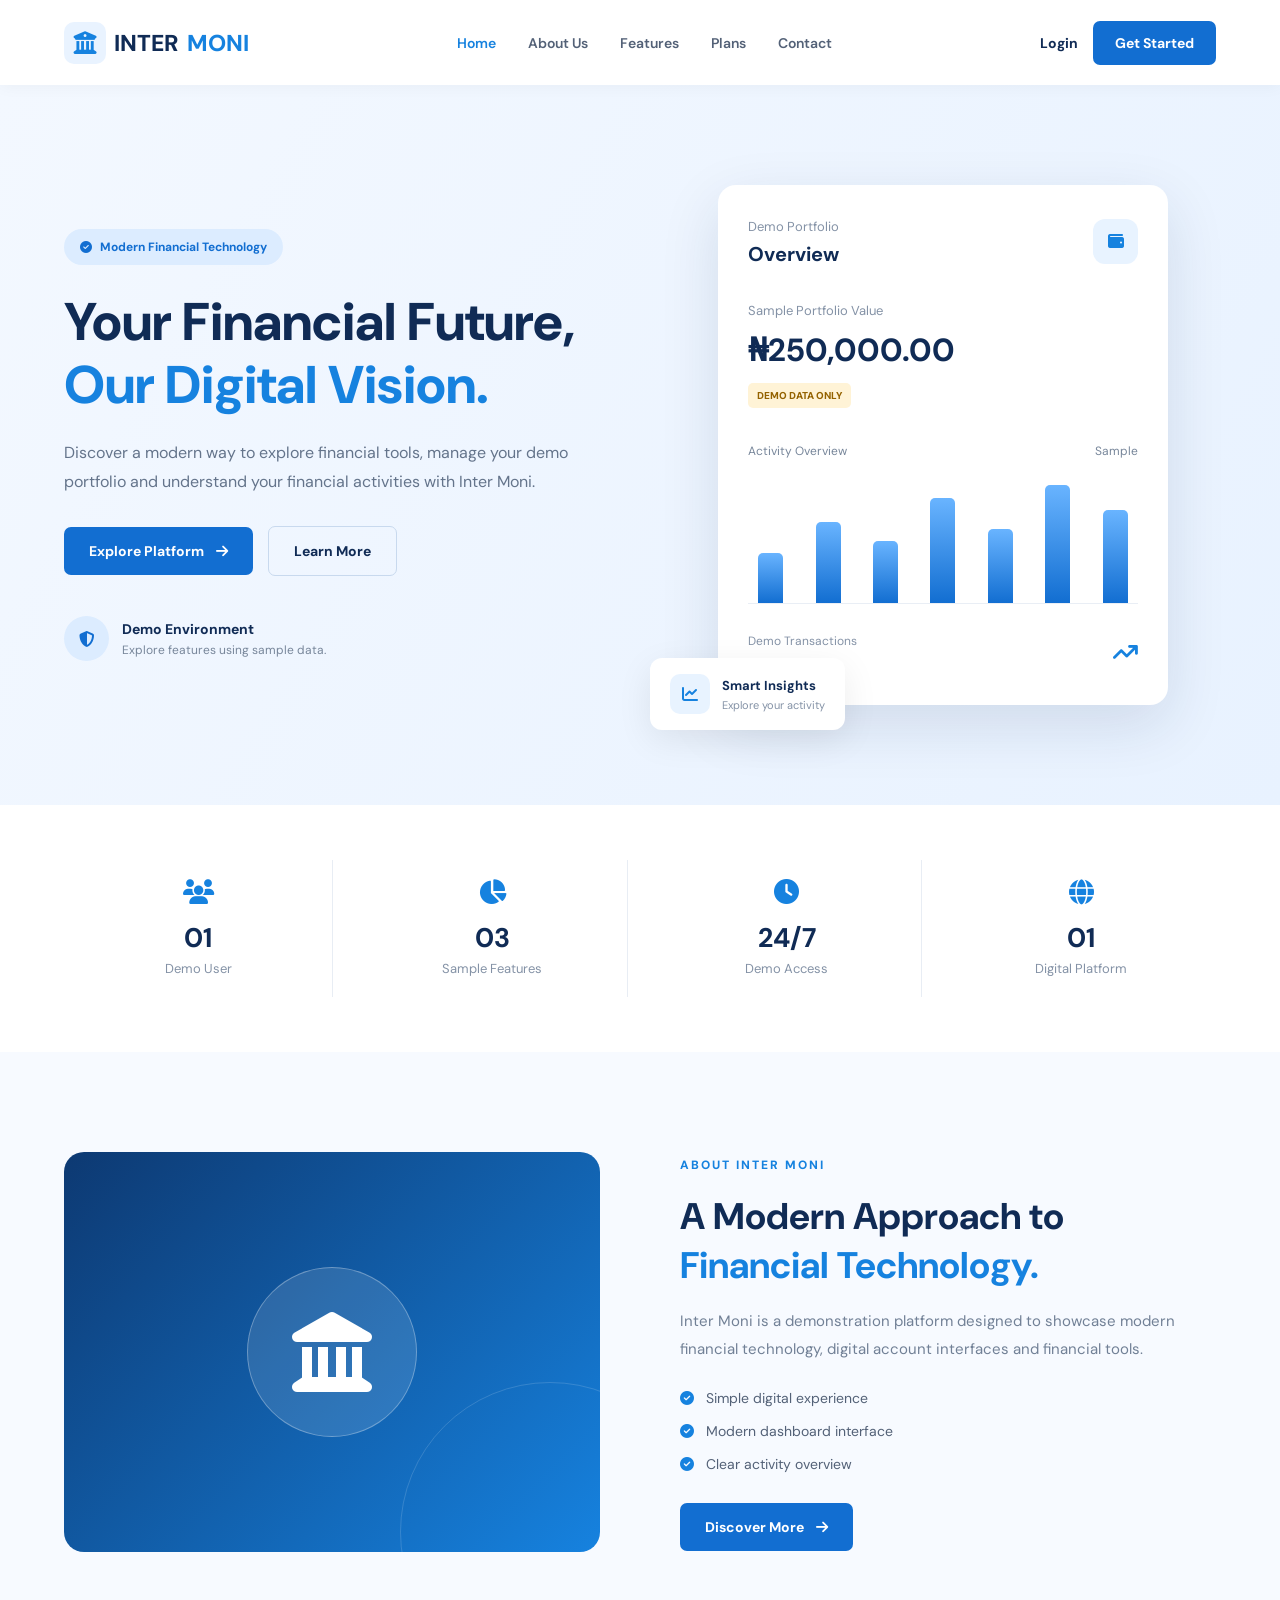
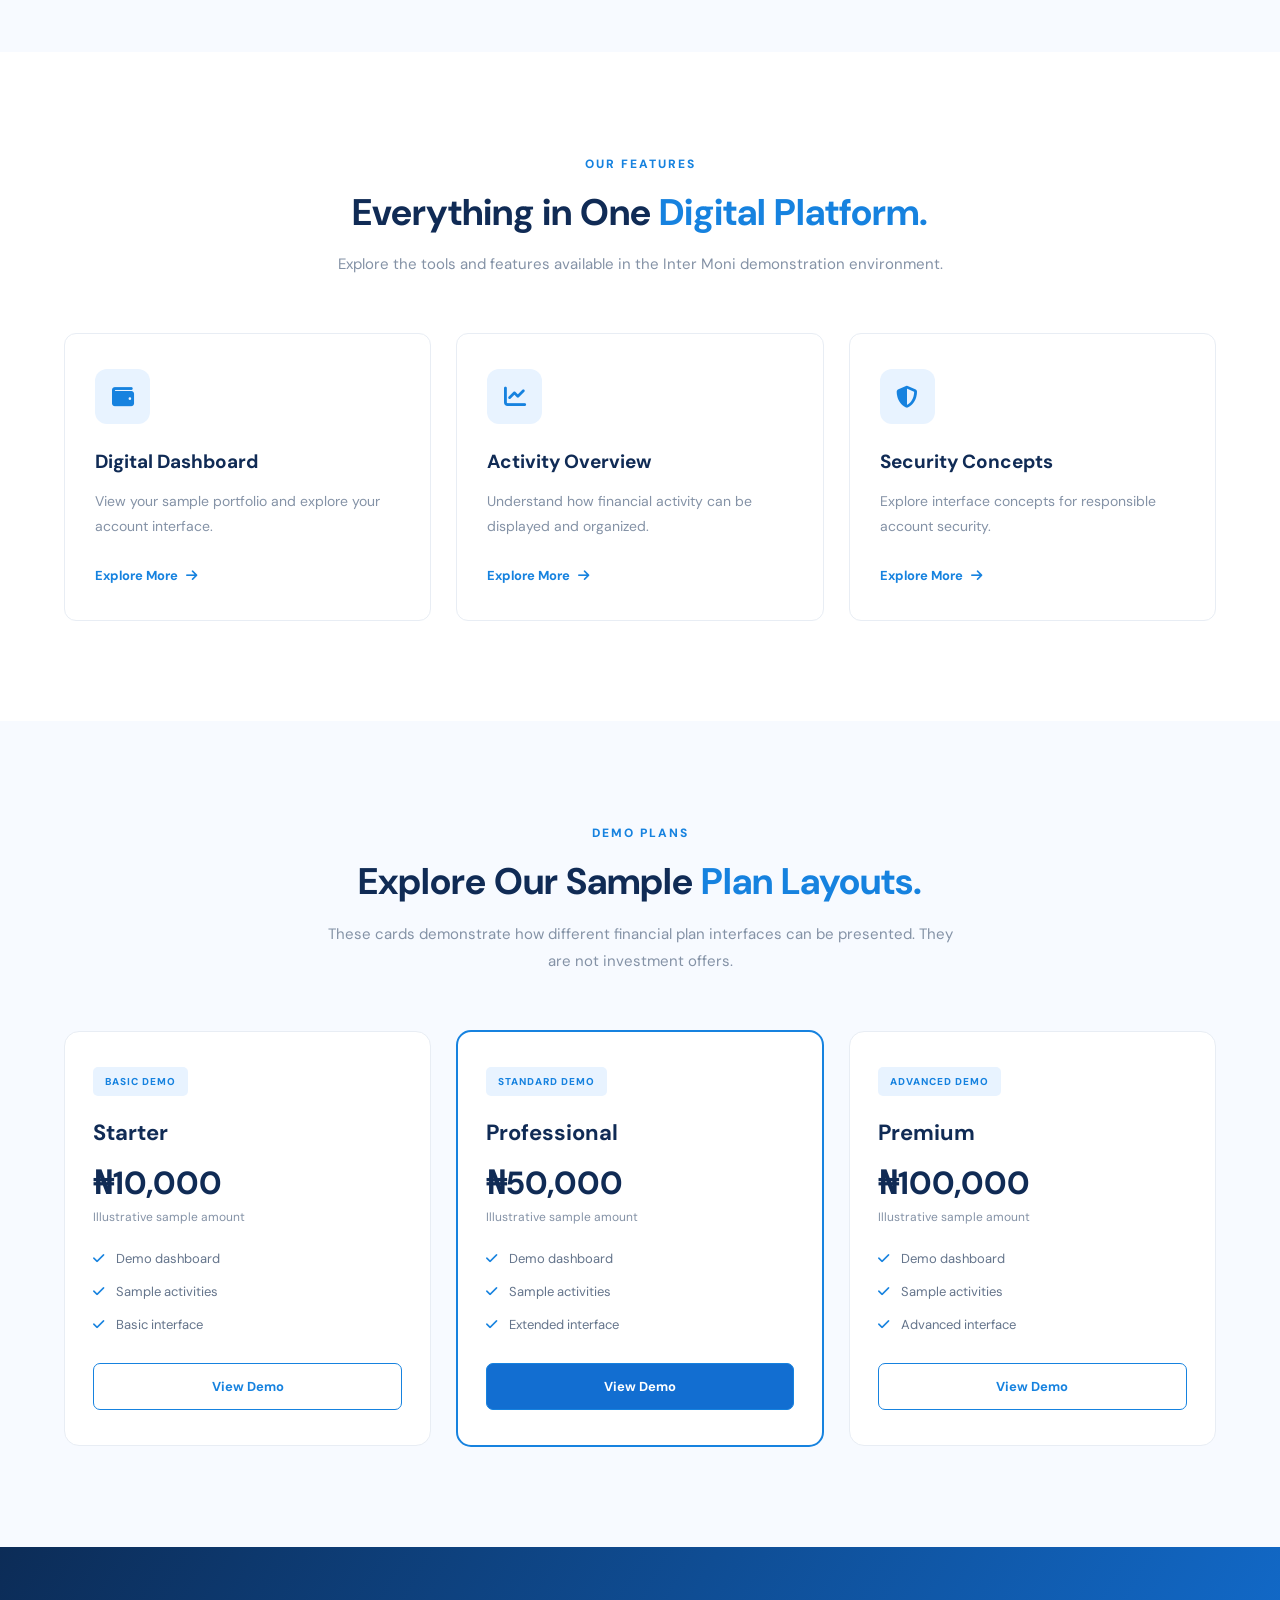
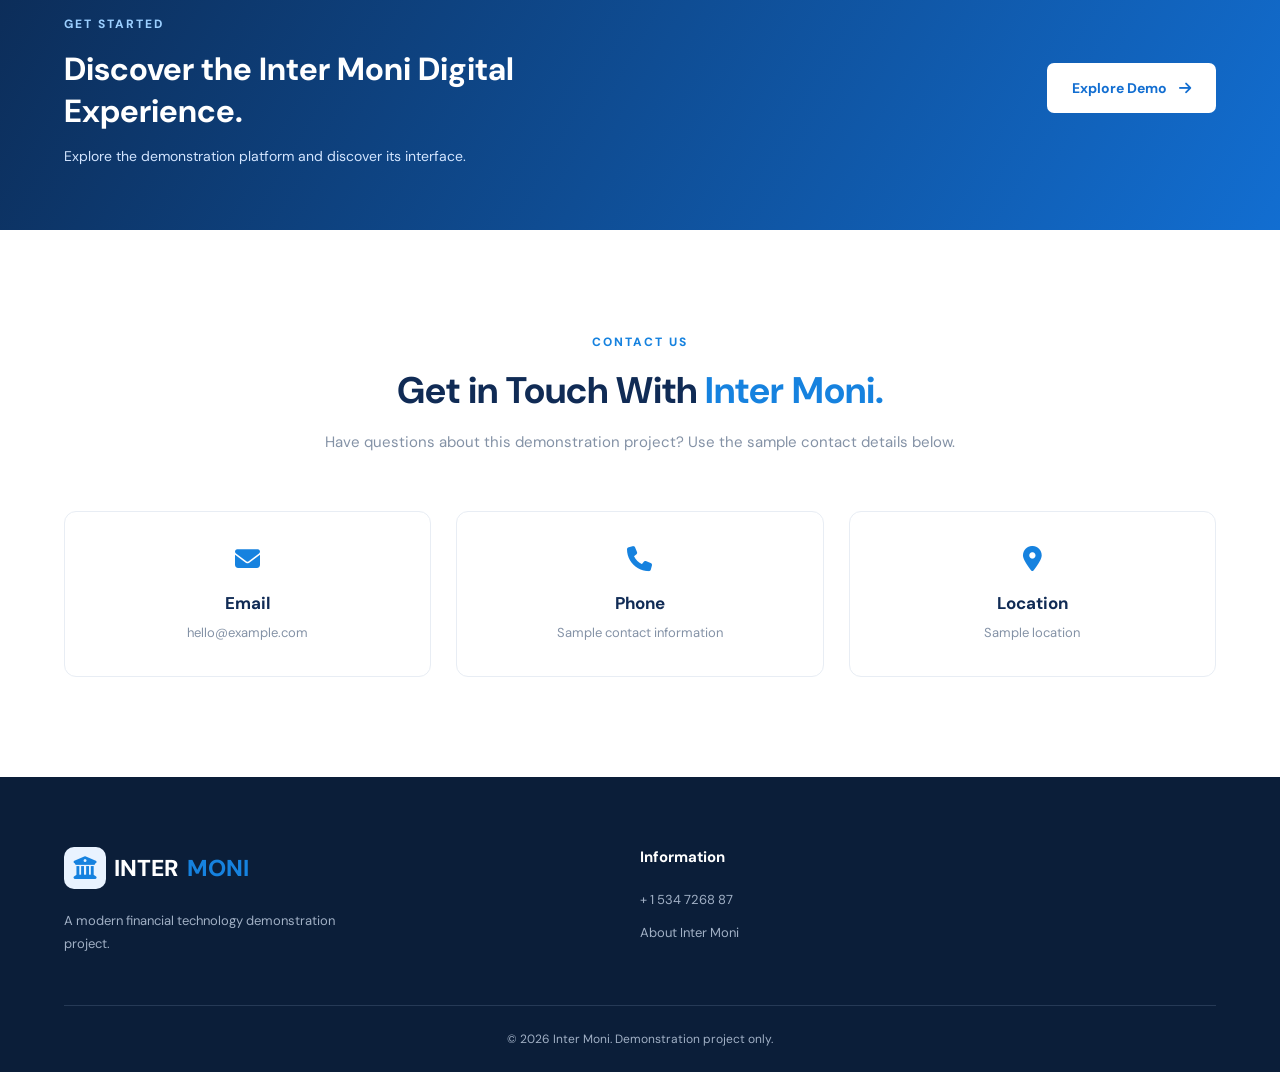
<file: index.html>
<!DOCTYPE html>
<html lang="en">
<head>
    <meta charset="UTF-8">
    <meta name="viewport" content="width=device-width, initial-scale=1.0">
    <meta name="description" content="Inter Moni - A modern financial technology demonstration platform.">
    <title>Inter Moni | Smart Financial Solutions</title>

    <!-- Google Fonts -->
    <link rel="preconnect" href="https://fonts.googleapis.com">
    <link rel="preconnect" href="https://fonts.gstatic.com" crossorigin>
    <link href="https://fonts.googleapis.com/css2?family=DM+Sans:wght@400;500;600;700;800&display=swap" rel="stylesheet">

    <!-- CSS -->
    <link rel="stylesheet" href="style.css">

    <!-- Icons -->
    <link rel="stylesheet" href="https://cdnjs.cloudflare.com/ajax/libs/font-awesome/6.5.2/css/all.min.css">
</head>

<body>

    <!-- HEADER -->
    <header class="header">
        <div class="container navbar">

            <a href="#" class="logo">
                <span class="logo-icon">
                    <i class="fa-solid fa-building-columns"></i>
                </span>
                INTER <span>MONI</span>
            </a>

            <nav class="nav-links" id="navLinks"> 
                <a href="#home" class="active">Home</a>
                <a href="#about">About Us</a>
                <a href="#features">Features</a>
                <a href="#plans">Plans</a>
                <a href="#contact">Contact</a>
            </nav>

            <div class="nav-buttons">
                <a href="login.html" class="login-btn">Login</a>
                <a href="register.html" class="register-btn">Get Started</a>
            </div>

            <button class="menu-toggle" id="menuToggle" aria-label="Open navigation">
                <i class="fa-solid fa-bars"></i>
            </button>

        </div>
    </header>


    <!-- HERO SECTION -->
    <section class="hero" id="home">
        <div class="container hero-content">

            <div class="hero-text">

                <span class="hero-label">
                    <i class="fa-solid fa-circle-check"></i>
                    Modern Financial Technology
                </span>

                <h1>
                    Your Financial Future,
                    <span>Our Digital Vision.</span>
                </h1>

                <p>
                    Discover a modern way to explore financial tools,
                    manage your demo portfolio and understand your
                    financial activities with Inter Moni.
                </p>

                <div class="hero-buttons">
                    <a href="#register" class="primary-btn">
                        Explore Platform
                        <i class="fa-solid fa-arrow-right"></i>
                    </a>

                    <a href="#about" class="secondary-btn">
                        Learn More
                    </a>
                </div>

                <div class="hero-trust">
                    <div class="trust-icon">
                        <i class="fa-solid fa-shield-halved"></i>
                    </div>

                    <div>
                        <h4>Demo Environment</h4>
                        <p>Explore features using sample data.</p>
                    </div>
                </div>

            </div>


            <!-- HERO DASHBOARD CARD -->
            <div class="hero-image">

                <div class="dashboard-card">

                    <div class="dashboard-top">
                        <div>
                            <span>Demo Portfolio</span>
                            <h3>Overview</h3>
                        </div>

                        <span class="dashboard-icon">
                            <i class="fa-solid fa-wallet"></i>
                        </span>
                    </div>

                    <div class="balance-area">
                        <p>Sample Portfolio Value</p>
                        <h2>₦250,000.00</h2>
                        <span class="demo-tag">DEMO DATA ONLY</span>
                    </div>

                    <div class="chart-area">
                        <div class="chart-heading">
                            <span>Activity Overview</span>
                            <span>Sample</span>
                        </div>

                        <div class="chart-bars">
                            <div class="bar bar-1"></div>
                            <div class="bar bar-2"></div>
                            <div class="bar bar-3"></div>
                            <div class="bar bar-4"></div>
                            <div class="bar bar-5"></div>
                            <div class="bar bar-6"></div>
                            <div class="bar bar-7"></div>
                        </div>
                    </div>

                    <div class="dashboard-bottom">
                        <div>
                            <span>Demo Transactions</span>
                            <h4>12 Activities</h4>
                        </div>

                        <i class="fa-solid fa-arrow-trend-up"></i>
                    </div>

                </div>

                <div class="floating-card">
                    <i class="fa-solid fa-chart-line"></i>
                    <div>
                        <h4>Smart Insights</h4>
                        <p>Explore your activity</p>
                    </div>
                </div>

            </div>

        </div>
    </section>


    <!-- STATISTICS -->
    <section class="statistics">
        <div class="container statistics-grid">

            <div class="stat-box">
                <i class="fa-solid fa-users"></i>
                <h2>01</h2>
                <p>Demo User</p>
            </div>

            <div class="stat-box">
                <i class="fa-solid fa-chart-pie"></i>
                <h2>03</h2>
                <p>Sample Features</p>
            </div>

            <div class="stat-box">
                <i class="fa-solid fa-clock"></i>
                <h2>24/7</h2>
                <p>Demo Access</p>
            </div>

            <div class="stat-box">
                <i class="fa-solid fa-globe"></i>
                <h2>01</h2>
                <p>Digital Platform</p>
            </div>

        </div>
    </section>


    <!-- ABOUT SECTION -->
    <section class="about section-padding" id="about">
        <div class="container about-content">

            <div class="about-image">
                <div class="about-icon">
                    <i class="fa-solid fa-landmark"></i>
                </div>
                <div class="about-decoration"></div>
            </div>

            <div class="about-text">

                <span class="section-label">ABOUT INTER MONI</span>

                <h2>
                    A Modern Approach to
                    <span>Financial Technology.</span>
                </h2>

                <p>
                    Inter Moni is a demonstration platform designed
                    to showcase modern financial technology,
                    digital account interfaces and financial tools.
                </p>

                <div class="about-points">

                    <div>
                        <i class="fa-solid fa-circle-check"></i>
                        <span>Simple digital experience</span>
                    </div>

                    <div>
                        <i class="fa-solid fa-circle-check"></i>
                        <span>Modern dashboard interface</span>
                    </div>

                    <div>
                        <i class="fa-solid fa-circle-check"></i>
                        <span>Clear activity overview</span>
                    </div>

                </div>

                <a href="#features" class="primary-btn">
                    Discover More
                    <i class="fa-solid fa-arrow-right"></i>
                </a>

            </div>

        </div>
    </section>


    <!-- FEATURES SECTION -->
    <section class="features section-padding" id="features">
        <div class="container">

            <div class="section-heading">
                <span class="section-label">OUR FEATURES</span>

                <h2>
                    Everything in One
                    <span>Digital Platform.</span>
                </h2>

                <p>
                    Explore the tools and features available
                    in the Inter Moni demonstration environment.
                </p>
            </div>

            <div class="features-grid">

                <div class="feature-card">
                    <div class="feature-icon">
                        <i class="fa-solid fa-wallet"></i>
                    </div>

                    <h3>Digital Dashboard</h3>

                    <p>
                        View your sample portfolio and explore
                        your account interface.
                    </p>

                    <a href="#login">Explore More <i class="fa-solid fa-arrow-right"></i></a>
                </div>


                <div class="feature-card">
                    <div class="feature-icon">
                        <i class="fa-solid fa-chart-line"></i>
                    </div>

                    <h3>Activity Overview</h3>

                    <p>
                        Understand how financial activity
                        can be displayed and organized.
                    </p>

                    <a href="#login">Explore More <i class="fa-solid fa-arrow-right"></i></a>
                </div>


                <div class="feature-card">
                    <div class="feature-icon">
                        <i class="fa-solid fa-shield-halved"></i>
                    </div>

                    <h3>Security Concepts</h3>

                    <p>
                        Explore interface concepts for
                        responsible account security.
                    </p>

                    <a href="#about">Explore More <i class="fa-solid fa-arrow-right"></i></a>
                </div>

            </div>

        </div>
    </section>


    <!-- PLANS SECTION -->
    <section class="plans section-padding" id="plans">
        <div class="container">

            <div class="section-heading">
                <span class="section-label">DEMO PLANS</span>

                <h2>
                    Explore Our Sample
                    <span>Plan Layouts.</span>
                </h2>

                <p>
                    These cards demonstrate how different
                    financial plan interfaces can be presented.
                    They are not investment offers.
                </p>
            </div>

            <div class="plans-grid">

                <div class="plan-card">

                    <span class="plan-label">BASIC DEMO</span>

                    <h3>Starter</h3>

                    <h2>₦10,000</h2>

                    <p class="plan-description">Illustrative sample amount</p>

                    <ul>
                        <li><i class="fa-solid fa-check"></i> Demo dashboard</li>
                        <li><i class="fa-solid fa-check"></i> Sample activities</li>
                        <li><i class="fa-solid fa-check"></i> Basic interface</li>
                    </ul>

                    <a href="#register" class="plan-btn">View Demo</a>

                </div>


                <div class="plan-card featured-plan">

                    <span class="plan-label">STANDARD DEMO</span>

                    <h3>Professional</h3>

                    <h2>₦50,000</h2>

                    <p class="plan-description">Illustrative sample amount</p>

                    <ul>
                        <li><i class="fa-solid fa-check"></i> Demo dashboard</li>
                        <li><i class="fa-solid fa-check"></i> Sample activities</li>
                        <li><i class="fa-solid fa-check"></i> Extended interface</li>
                    </ul>

                    <a href="#register" class="plan-btn">View Demo</a>

                </div>


                <div class="plan-card">

                    <span class="plan-label">ADVANCED DEMO</span>

                    <h3>Premium</h3>

                    <h2>₦100,000</h2>

                    <p class="plan-description">Illustrative sample amount</p>

                    <ul>
                        <li><i class="fa-solid fa-check"></i> Demo dashboard</li>
                        <li><i class="fa-solid fa-check"></i> Sample activities</li>
                        <li><i class="fa-solid fa-check"></i> Advanced interface</li>
                    </ul>

                    <a href="#register" class="plan-btn">View Demo</a>

                </div>

            </div>

        </div>
    </section>


    <!-- CALL TO ACTION -->
    <section class="cta" id="register">
        <div class="container cta-content">

            <div>
                <span class="section-label">GET STARTED</span>

                <h2>
                    Discover the Inter Moni
                    Digital Experience.
                </h2>

                <p>
                    Explore the demonstration platform
                    and discover its interface.
                </p>
            </div>

            <a href="#login" class="cta-btn">
                Explore Demo
                <i class="fa-solid fa-arrow-right"></i>
            </a>

        </div>
    </section>


    <!-- CONTACT SECTION -->
    <section class="contact section-padding" id="contact">
        <div class="container">

            <div class="section-heading">
                <span class="section-label">CONTACT US</span>

                <h2>
                    Get in Touch With
                    <span>Inter Moni.</span>
                </h2>

                <p>
                    Have questions about this demonstration
                    project? Use the sample contact details below.
                </p>
            </div>

            <div class="contact-grid">

                <div class="contact-card">
                    <i class="fa-solid fa-envelope"></i>
                    <h3>Email</h3>
                    <p>hello@example.com</p>
                </div>

                <div class="contact-card">
                    <i class="fa-solid fa-phone"></i>
                    <h3>Phone</h3>
                    <p>Sample contact information</p>
                </div>

                <div class="contact-card">
                    <i class="fa-solid fa-location-dot"></i>
                    <h3>Location</h3>
                    <p>Sample location</p>
                </div>

            </div>

        </div>
    </section>


    <!-- FOOTER -->
    <footer class="footer">

        <div class="container footer-content">

            <div class="footer-brand">

                <a href="#" class="logo">
                    <span class="logo-icon">
                        <i class="fa-solid fa-building-columns"></i>
                    </span>
                    INTER <span>MONI</span>
                </a>

                <p>
                    A modern financial technology
                    demonstration project.
                </p>

            </div>

    
            <div class="footer-links">
                <h3>Information</h3>
                <a href="#contact">+ 1 534 7268 87</a>
                <a href="#about">About Inter Moni</a>
            </div>

        </div>

        <div class="container footer-bottom">
            <p>
                &copy; 2026 Inter Moni. Demonstration project only.
            </p>
        </div>

    </footer>


    <!-- JAVASCRIPT -->
    <script src="script.js"></script>

</body>
</html>
</file>
<file: style.css>
/* GENERAL STYLING */

* {
    margin: 0;
    padding: 0;
    box-sizing: border-box;
    font-family: 'DM Sans', sans-serif;
    scroll-behavior: smooth;
}

/* MOBILE HEADER FIX */

@media (max-width: 768px) {

    .navbar {
        position: relative;
        display: flex;
        justify-content: space-between;
        align-items: center;
    }

    .menu-toggle {
        display: block;
        margin-left: auto;
    }

    .nav-buttons {
        display: flex !important;
        position: static;
        width: auto;
        padding: 0;
        margin-left: auto;
        gap: 8px;
        box-shadow: none;
        background: transparent;
    }

    .login-btn {
        display: inline-flex;
        padding: 10px 12px;
        font-size: 12px;
    }

    .register-btn {
        display: inline-flex;
        padding: 10px 12px;
        font-size: 12px;
    }

    .nav-links {
        top: 75px;
        z-index: 1001;
    }

}

@media (max-width: 380px) {

    .logo {
        font-size: 16px;
        gap: 5px;
    }

    .logo-icon {
        width: 34px;
        height: 34px;
    }

    .nav-buttons {
        gap: 5px;
    }

    .login-btn,
    .register-btn {
        padding: 9px 8px;
        font-size: 11px;
    }

    .menu-toggle {
        font-size: 20px;
    }

}

body {
    background: #ffffff;
    color: #17243b;
}

a {
    text-decoration: none;
    color: inherit;
}

ul {
    list-style: none;
}

.container {
    width: 90%;
    max-width: 1200px;
    margin: auto;
}

.section-padding {
    padding: 100px 0;
}


/* HEADER */

.header {
    width: 100%;
    background: #ffffff;
    position: sticky;
    top: 0;
    z-index: 1000;
    box-shadow: 0 2px 15px rgba(0, 0, 0, 0.04);
}

.navbar {
    height: 85px;
    display: flex;
    align-items: center;
    justify-content: space-between;
}

.logo {
    display: flex;
    align-items: center;
    gap: 8px;
    font-size: 23px;
    font-weight: 800;
    color: #102b55;
}

.logo span:last-child {
    color: #1682df;
}

.logo-icon {
    width: 42px;
    height: 42px;
    background: #e9f3ff;
    color: #1682df;
    display: flex;
    align-items: center;
    justify-content: center;
    border-radius: 10px;
}

.nav-links {
    display: flex;
    align-items: center;
    gap: 32px;
}

.nav-links a {
    font-size: 14px;
    font-weight: 600;
    color: #536177;
    transition: 0.3s;
}

.nav-links a:hover,
.nav-links a.active {
    color: #1682df;
}

.nav-buttons {
    display: flex;
    align-items: center;
    gap: 15px;
}

.login-btn {
    color: #102b55;
    font-size: 14px;
    font-weight: 700;
}

.register-btn {
    background: #126ed1;
    color: white;
    padding: 13px 22px;
    border-radius: 7px;
    font-size: 14px;
    font-weight: 700;
    transition: 0.3s;
}

.register-btn:hover {
    background: #0956aa;
}

.menu-toggle {
    display: none;
    background: none;
    border: none;
    font-size: 24px;
    color: #102b55;
    cursor: pointer;
}


/* HERO SECTION */

.hero {
    background: linear-gradient(120deg, #f3f8ff, #e8f2ff);
    padding: 100px 0;
    overflow: hidden;
}

.hero-content {
    display: flex;
    align-items: center;
    justify-content: space-between;
    gap: 60px;
}

.hero-text {
    flex: 1;
}

.hero-label {
    display: inline-flex;
    align-items: center;
    gap: 8px;
    background: #dcecff;
    color: #126ed1;
    padding: 10px 16px;
    border-radius: 30px;
    font-size: 12px;
    font-weight: 700;
    margin-bottom: 25px;
}

.hero-text h1 {
    font-size: 53px;
    line-height: 1.2;
    color: #102b55;
    font-weight: 800;
    margin-bottom: 22px;
}

.hero-text h1 span {
    color: #1682df;
    display: block;
}

.hero-text > p {
    font-size: 16px;
    line-height: 1.8;
    color: #64748b;
    max-width: 520px;
    margin-bottom: 30px;
}

.hero-buttons {
    display: flex;
    align-items: center;
    gap: 15px;
    flex-wrap: wrap;
}

.primary-btn {
    display: inline-flex;
    align-items: center;
    justify-content: center;
    gap: 12px;
    padding: 15px 25px;
    background: #126ed1;
    color: white;
    border-radius: 7px;
    font-size: 14px;
    font-weight: 700;
    transition: 0.3s;
}

.primary-btn:hover {
    background: #0956aa;
    transform: translateY(-3px);
}

.secondary-btn {
    padding: 15px 25px;
    color: #102b55;
    border: 1px solid #c8d9ee;
    border-radius: 7px;
    font-size: 14px;
    font-weight: 700;
    transition: 0.3s;
}

.secondary-btn:hover {
    background: white;
    border-color: #126ed1;
}

.hero-trust {
    display: flex;
    align-items: center;
    gap: 13px;
    margin-top: 40px;
}

.trust-icon {
    width: 45px;
    height: 45px;
    background: #dcecff;
    color: #126ed1;
    border-radius: 50%;
    display: flex;
    align-items: center;
    justify-content: center;
}

.hero-trust h4 {
    font-size: 14px;
    color: #102b55;
}

.hero-trust p {
    font-size: 12px;
    color: #77869a;
    margin-top: 4px;
}


/* HERO DASHBOARD */

.hero-image {
    flex: 1;
    position: relative;
    display: flex;
    justify-content: center;
    align-items: center;
    min-width: 0;
}

.dashboard-card {
    width: 100%;
    max-width: 450px;
    background: #ffffff;
    border-radius: 18px;
    padding: 30px;
    box-shadow: 0 20px 60px rgba(16, 43, 85, 0.12);
}

.dashboard-top,
.chart-heading,
.dashboard-bottom {
    display: flex;
    justify-content: space-between;
    align-items: center;
}

.dashboard-top span:first-child {
    color: #8492a6;
    font-size: 13px;
}

.dashboard-top h3 {
    font-size: 20px;
    color: #102b55;
    margin-top: 5px;
}

.dashboard-icon {
    width: 45px;
    height: 45px;
    background: #e8f3ff;
    color: #1682df;
    border-radius: 12px;
    display: flex;
    align-items: center;
    justify-content: center;
}

.balance-area {
    margin-top: 35px;
}

.balance-area p {
    font-size: 13px;
    color: #8492a6;
    margin-bottom: 10px;
}

.balance-area h2 {
    font-size: 32px;
    color: #102b55;
    margin-bottom: 12px;
}

.demo-tag {
    display: inline-block;
    background: #fff3d6;
    color: #946200;
    padding: 6px 9px;
    border-radius: 5px;
    font-size: 10px;
    font-weight: 800;
}

.chart-area {
    margin-top: 35px;
}

.chart-heading {
    font-size: 12px;
    color: #77869a;
    margin-bottom: 20px;
}

.chart-bars {
    height: 125px;
    display: flex;
    align-items: flex-end;
    justify-content: space-around;
    gap: 12px;
    border-bottom: 1px solid #e9eef5;
}

.bar {
    width: 25px;
    background: linear-gradient(to top, #126ed1, #69b4ff);
    border-radius: 5px 5px 0 0;
}

.bar-1 {
    height: 40%;
}

.bar-2 {
    height: 65%;
}

.bar-3 {
    height: 50%;
}

.bar-4 {
    height: 85%;
}

.bar-5 {
    height: 60%;
}

.bar-6 {
    height: 95%;
}

.bar-7 {
    height: 75%;
}

.dashboard-bottom {
    margin-top: 25px;
}

.dashboard-bottom span {
    font-size: 12px;
    color: #8492a6;
}

.dashboard-bottom h4 {
    margin-top: 5px;
    font-size: 15px;
    color: #102b55;
}

.dashboard-bottom > i {
    color: #1682df;
    font-size: 22px;
}

.floating-card {
    position: absolute;
    bottom: -25px;
    left: -20px;
    background: white;
    display: flex;
    align-items: center;
    gap: 12px;
    padding: 16px 20px;
    border-radius: 12px;
    box-shadow: 0 10px 35px rgba(0, 0, 0, 0.08);
}

.floating-card > i {
    background: #e8f3ff;
    color: #1682df;
    padding: 12px;
    border-radius: 10px;
}

.floating-card h4 {
    font-size: 13px;
    color: #102b55;
}

.floating-card p {
    font-size: 11px;
    color: #8492a6;
    margin-top: 4px;
}


/* STATISTICS */

.statistics {
    padding: 55px 0;
    background: #ffffff;
}

.statistics-grid {
    display: grid;
    grid-template-columns: repeat(4, 1fr);
    gap: 25px;
}

.stat-box {
    text-align: center;
    padding: 20px;
    border-right: 1px solid #e8edf4;
}

.stat-box:last-child {
    border: none;
}

.stat-box i {
    font-size: 25px;
    color: #1682df;
    margin-bottom: 15px;
}

.stat-box h2 {
    font-size: 27px;
    color: #102b55;
    margin-bottom: 5px;
}

.stat-box p {
    font-size: 13px;
    color: #8492a6;
}


/* ABOUT SECTION */

.about {
    background: #f7faff;
}

.about-content {
    display: flex;
    align-items: center;
    gap: 80px;
}

.about-image {
    flex: 1;
    min-height: 400px;
    background: linear-gradient(135deg, #0d3972, #1682df);
    border-radius: 20px;
    display: flex;
    align-items: center;
    justify-content: center;
    position: relative;
    overflow: hidden;
}

.about-icon {
    width: 170px;
    height: 170px;
    background: rgba(255, 255, 255, 0.12);
    border: 1px solid rgba(255, 255, 255, 0.3);
    display: flex;
    align-items: center;
    justify-content: center;
    border-radius: 50%;
    color: white;
    font-size: 80px;
    z-index: 2;
}

.about-decoration {
    width: 300px;
    height: 300px;
    border: 1px solid rgba(255, 255, 255, 0.15);
    border-radius: 50%;
    position: absolute;
    right: -100px;
    bottom: -130px;
}

.about-text {
    flex: 1;
}

.section-label {
    color: #1682df;
    font-size: 12px;
    font-weight: 800;
    letter-spacing: 2px;
}

.about-text h2,
.section-heading h2 {
    font-size: 37px;
    line-height: 1.3;
    color: #102b55;
    margin: 18px 0;
}

.about-text h2 span,
.section-heading h2 span {
    color: #1682df;
}

.about-text > p {
    font-size: 15px;
    line-height: 1.9;
    color: #718096;
    margin-bottom: 25px;
}

.about-points {
    margin-bottom: 30px;
}

.about-points div {
    display: flex;
    align-items: center;
    gap: 12px;
    margin-bottom: 15px;
    font-size: 14px;
    color: #536177;
}

.about-points i {
    color: #1682df;
}


/* SECTION HEADING */

.section-heading {
    text-align: center;
    max-width: 650px;
    margin: 0 auto 55px;
}

.section-heading h2 {
    margin: 15px 0;
}

.section-heading p {
    color: #8492a6;
    font-size: 15px;
    line-height: 1.8;
}


/* FEATURES */

.features {
    background: #ffffff;
}

.features-grid {
    display: grid;
    grid-template-columns: repeat(3, 1fr);
    gap: 25px;
}

.feature-card {
    padding: 35px 30px;
    border: 1px solid #e8edf4;
    border-radius: 12px;
    transition: 0.3s;
}

.feature-card:hover {
    transform: translateY(-8px);
    box-shadow: 0 15px 40px rgba(16, 43, 85, 0.08);
    border-color: #c6e2ff;
}

.feature-icon {
    width: 55px;
    height: 55px;
    background: #e8f3ff;
    color: #1682df;
    border-radius: 12px;
    display: flex;
    align-items: center;
    justify-content: center;
    font-size: 22px;
    margin-bottom: 25px;
}

.feature-card h3 {
    font-size: 19px;
    color: #102b55;
    margin-bottom: 15px;
}

.feature-card p {
    font-size: 14px;
    color: #8492a6;
    line-height: 1.8;
    margin-bottom: 25px;
}

.feature-card a {
    font-size: 13px;
    font-weight: 700;
    color: #1682df;
}

.feature-card a i {
    margin-left: 5px;
}


/* PLANS */

.plans {
    background: #f7faff;
}

.plans-grid {
    display: grid;
    grid-template-columns: repeat(3, 1fr);
    gap: 25px;
    align-items: center;
}

.plan-card {
    background: #ffffff;
    border: 1px solid #e8edf4;
    padding: 35px 28px;
    border-radius: 15px;
    transition: 0.3s;
}

.plan-card:hover {
    transform: translateY(-7px);
    box-shadow: 0 15px 40px rgba(16, 43, 85, 0.08);
}

.plan-label {
    display: inline-block;
    background: #e8f3ff;
    color: #1682df;
    font-size: 10px;
    font-weight: 800;
    padding: 8px 12px;
    border-radius: 5px;
    letter-spacing: 1px;
}

.plan-card h3 {
    font-size: 22px;
    color: #102b55;
    margin-top: 22px;
}

.plan-card h2 {
    font-size: 32px;
    color: #102b55;
    margin: 15px 0 5px;
}

.plan-description {
    font-size: 12px;
    color: #8492a6;
    margin-bottom: 25px;
}

.plan-card ul {
    margin-bottom: 30px;
}

.plan-card li {
    font-size: 13px;
    color: #64748b;
    margin-bottom: 16px;
}

.plan-card li i {
    color: #1682df;
    margin-right: 9px;
}

.plan-btn {
    display: block;
    width: 100%;
    text-align: center;
    padding: 14px;
    border: 1px solid #1682df;
    color: #1682df;
    border-radius: 7px;
    font-size: 13px;
    font-weight: 700;
    transition: 0.3s;
}

.plan-btn:hover {
    background: #1682df;
    color: white;
}

.featured-plan {
    border: 2px solid #1682df;
    position: relative;
}

.featured-plan .plan-btn {
    background: #126ed1;
    color: white;
}

.featured-plan .plan-btn:hover {
    background: #0956aa;
}


/* CTA */

.cta {
    background: linear-gradient(120deg, #0c2c57, #126ed1);
    padding: 65px 0;
}

.cta-content {
    display: flex;
    align-items: center;
    justify-content: space-between;
    gap: 30px;
}

.cta .section-label {
    color: #9bcfff;
}

.cta h2 {
    font-size: 32px;
    color: white;
    max-width: 600px;
    margin: 15px 0;
}

.cta p {
    color: #d3e5ff;
    font-size: 14px;
}

.cta-btn {
    display: inline-flex;
    align-items: center;
    gap: 12px;
    padding: 16px 25px;
    background: white;
    color: #126ed1;
    border-radius: 7px;
    font-size: 14px;
    font-weight: 700;
    white-space: nowrap;
    transition: 0.3s;
}

.cta-btn:hover {
    background: #e8f3ff;
    transform: translateY(-3px);
}


/* CONTACT */

.contact {
    background: #ffffff;
}

.contact-grid {
    display: grid;
    grid-template-columns: repeat(3, 1fr);
    gap: 25px;
}

.contact-card {
    padding: 35px 20px;
    text-align: center;
    border: 1px solid #e8edf4;
    border-radius: 12px;
}

.contact-card i {
    color: #1682df;
    font-size: 25px;
    margin-bottom: 20px;
}

.contact-card h3 {
    color: #102b55;
    font-size: 17px;
    margin-bottom: 10px;
}

.contact-card p {
    color: #8492a6;
    font-size: 13px;
}


/* FOOTER */

.footer {
    background: #0b1e39;
    padding-top: 70px;
}

.footer-content {
    display: grid;
    grid-template-columns: 2fr 1fr 1fr;
    gap: 60px;
    padding-bottom: 50px;
}

.footer .logo {
    color: white;
}

.footer-brand p {
    color: #a1b0c5;
    font-size: 13px;
    line-height: 1.8;
    max-width: 280px;
    margin-top: 20px;
}

.footer-links {
    display: flex;
    flex-direction: column;
    gap: 16px;
}

.footer-links h3 {
    color: white;
    font-size: 15px;
    margin-bottom: 8px;
}

.footer-links a {
    color: #a1b0c5;
    font-size: 13px;
    transition: 0.3s;
}

.footer-links a:hover {
    color: #4da6ff;
}

.footer-bottom {
    border-top: 1px solid #263a56;
    padding: 25px 0;
    text-align: center;
}

.footer-bottom p {
    color: #a1b0c5;
    font-size: 12px;
}


/* RESPONSIVE DESIGN */

@media (max-width: 1000px) {

    .nav-links {
        gap: 17px;
    }

    .hero-text h1 {
        font-size: 42px;
    }

    .hero-content {
        gap: 35px;
    }

    .about-content {
        gap: 40px;
    }

    .floating-card {
        left: -10px;
    }
}


@media (max-width: 768px) {

    .container {
        width: 92%;
    }

    .section-padding {
        padding: 70px 0;
    }

    .navbar {
        height: 75px;
    }

    .logo {
        font-size: 20px;
    }

    .menu-toggle {
        display: block;
    }

    .nav-links {
        position: absolute;
        top: 75px;
        left: 0;
        width: 100%;
        background: white;
        flex-direction: column;
        align-items: flex-start;
        gap: 0;
        padding: 15px 4%;
        box-shadow: 0 10px 20px rgba(0, 0, 0, 0.05);
        display: none;
    }

    .nav-links.active {
        display: flex;
    }

    .nav-links a {
        padding: 15px 0;
        width: 100%;
        border-bottom: 1px solid #edf1f6;
    }

    .nav-buttons {
        display: none;
    }

    .hero {
        padding: 70px 0;
    }

    .hero-content {
        flex-direction: column;
        align-items: flex-start;
    }

    .hero-text h1 {
        font-size: 40px;
    }

    .hero-image {
        width: 100%;
        margin-top: 40px;
    }

    .dashboard-card {
        max-width: 100%;
    }

    .floating-card {
        left: 5px;
    }

    .statistics-grid {
        grid-template-columns: repeat(2, 1fr);
    }

    .stat-box:nth-child(2) {
        border-right: none;
    }

    .stat-box:nth-child(3) {
        border-right: 1px solid #e8edf4;
    }

    .about-content {
        flex-direction: column;
        gap: 40px;
    }

    .about-image {
        width: 100%;
        min-height: 300px;
    }

    .about-text h2,
    .section-heading h2 {
        font-size: 30px;
    }

    .features-grid,
    .plans-grid,
    .contact-grid {
        grid-template-columns: 1fr;
    }

    .cta-content {
        flex-direction: column;
        align-items: flex-start;
    }

    .cta h2 {
        font-size: 27px;
    }

    .footer-content {
        grid-template-columns: 1fr 1fr;
        gap: 35px;
    }

    .footer-brand {
        grid-column: 1 / -1;
    }

}


@media (max-width: 480px) {

    .hero-text h1 {
        font-size: 34px;
    }

    .hero-text > p {
        font-size: 14px;
    }

    .hero-buttons {
        align-items: stretch;
        flex-direction: column;
    }

    .hero-buttons a {
        text-align: center;
    }

    .dashboard-card {
        padding: 22px;
    }

    .balance-area h2 {
        font-size: 27px;
    }

    .floating-card {
        bottom: -40px;
    }

    .statistics-grid {
        gap: 10px;
    }

    .stat-box {
        padding: 15px 5px;
    }

    .stat-box h2 {
        font-size: 23px;
    }

    .about-text h2,
    .section-heading h2 {
        font-size: 27px;
    }

    .footer-content {
        grid-template-columns: 1fr;
    }

    .footer-brand {
        grid-column: auto;
    }

}

/* MOBILE LOGIN AND REGISTER BUTTONS */

@media (max-width: 768px) {

    .navbar {
        position: relative;
        flex-wrap: wrap;
    }

    .nav-buttons {
        display: flex !important;
        position: absolute;
        top: 75px;
        left: 0;
        width: 100%;
        padding: 15px 4%;
        background: #ffffff;
        justify-content: center;
        gap: 15px;
        z-index: 1002;
        box-shadow: 0 8px 15px rgba(0, 0, 0, 0.05);
    }

    .nav-links {
        top: 135px;
        z-index: 1001;
    }

    .nav-buttons .login-btn,
    .nav-buttons .register-btn {
        display: inline-flex;
        align-items: center;
        justify-content: center;
        padding: 12px 20px;
    }

}
</file>
